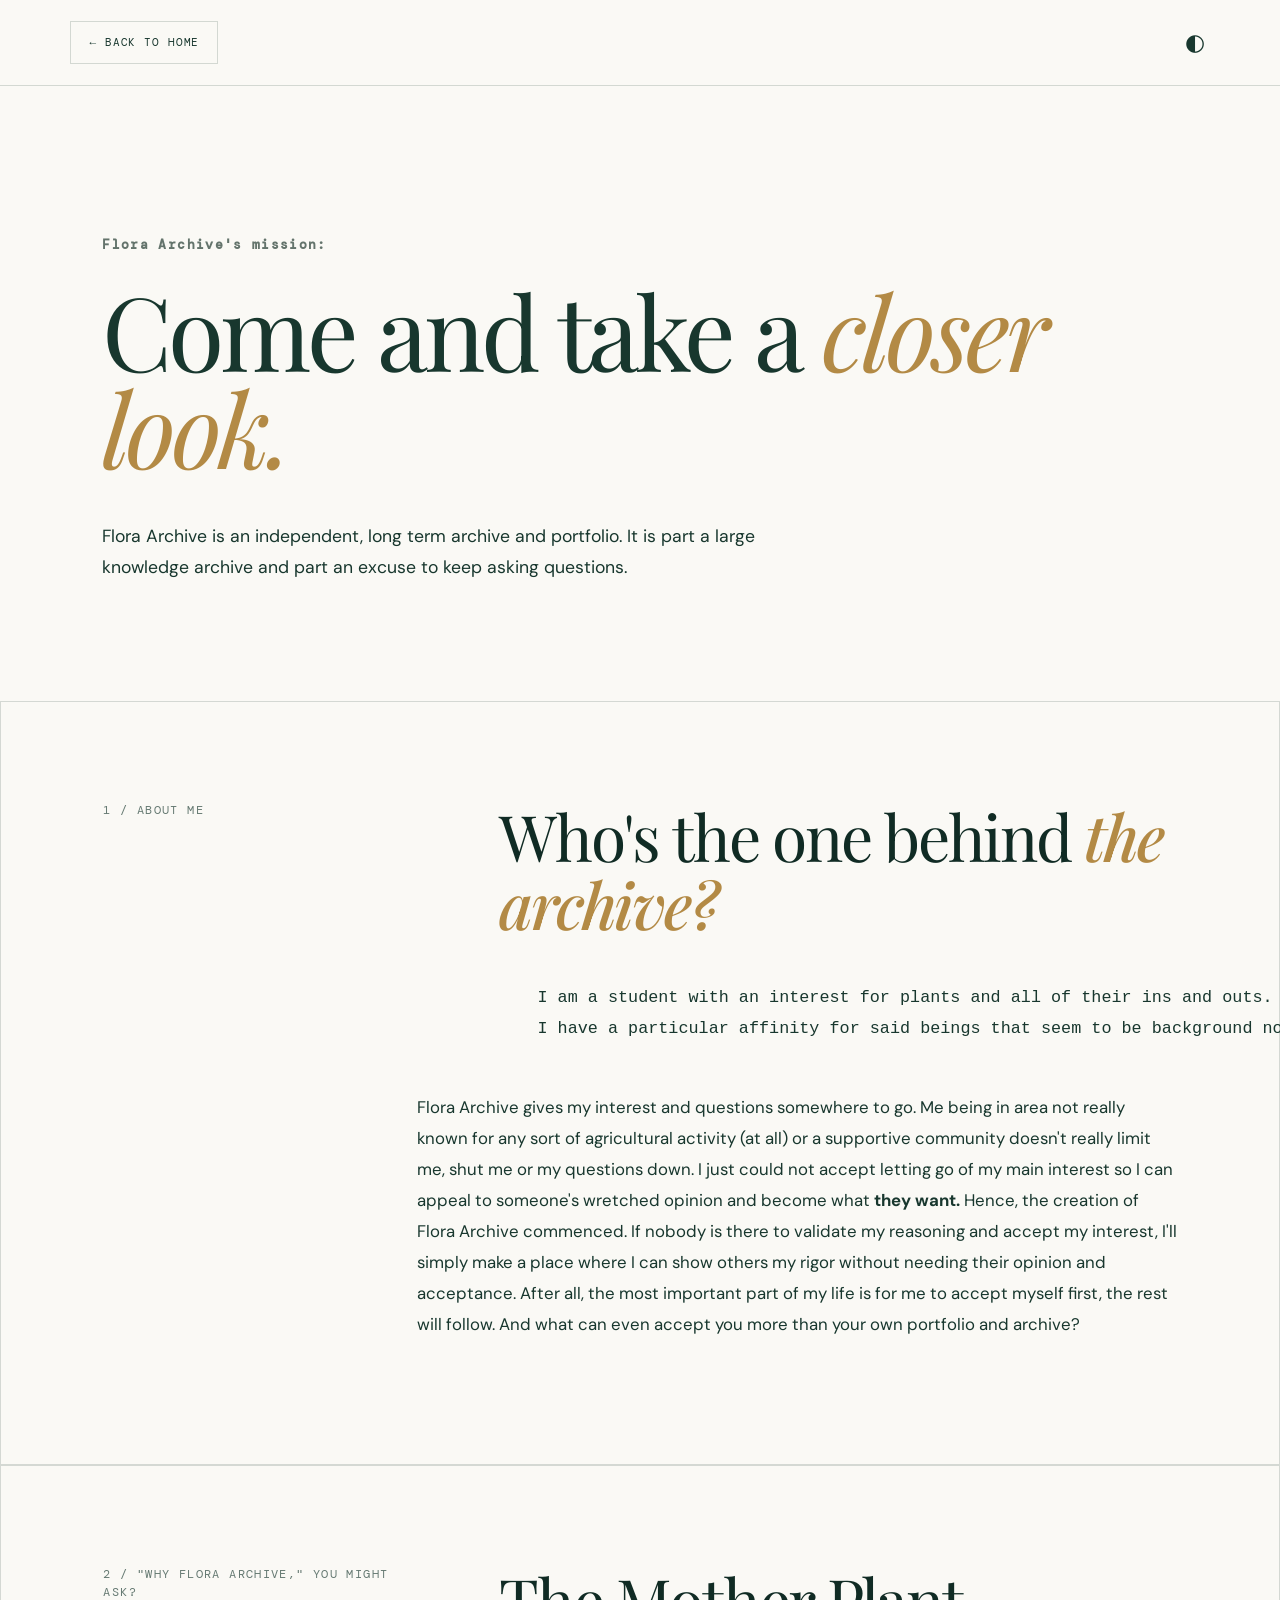
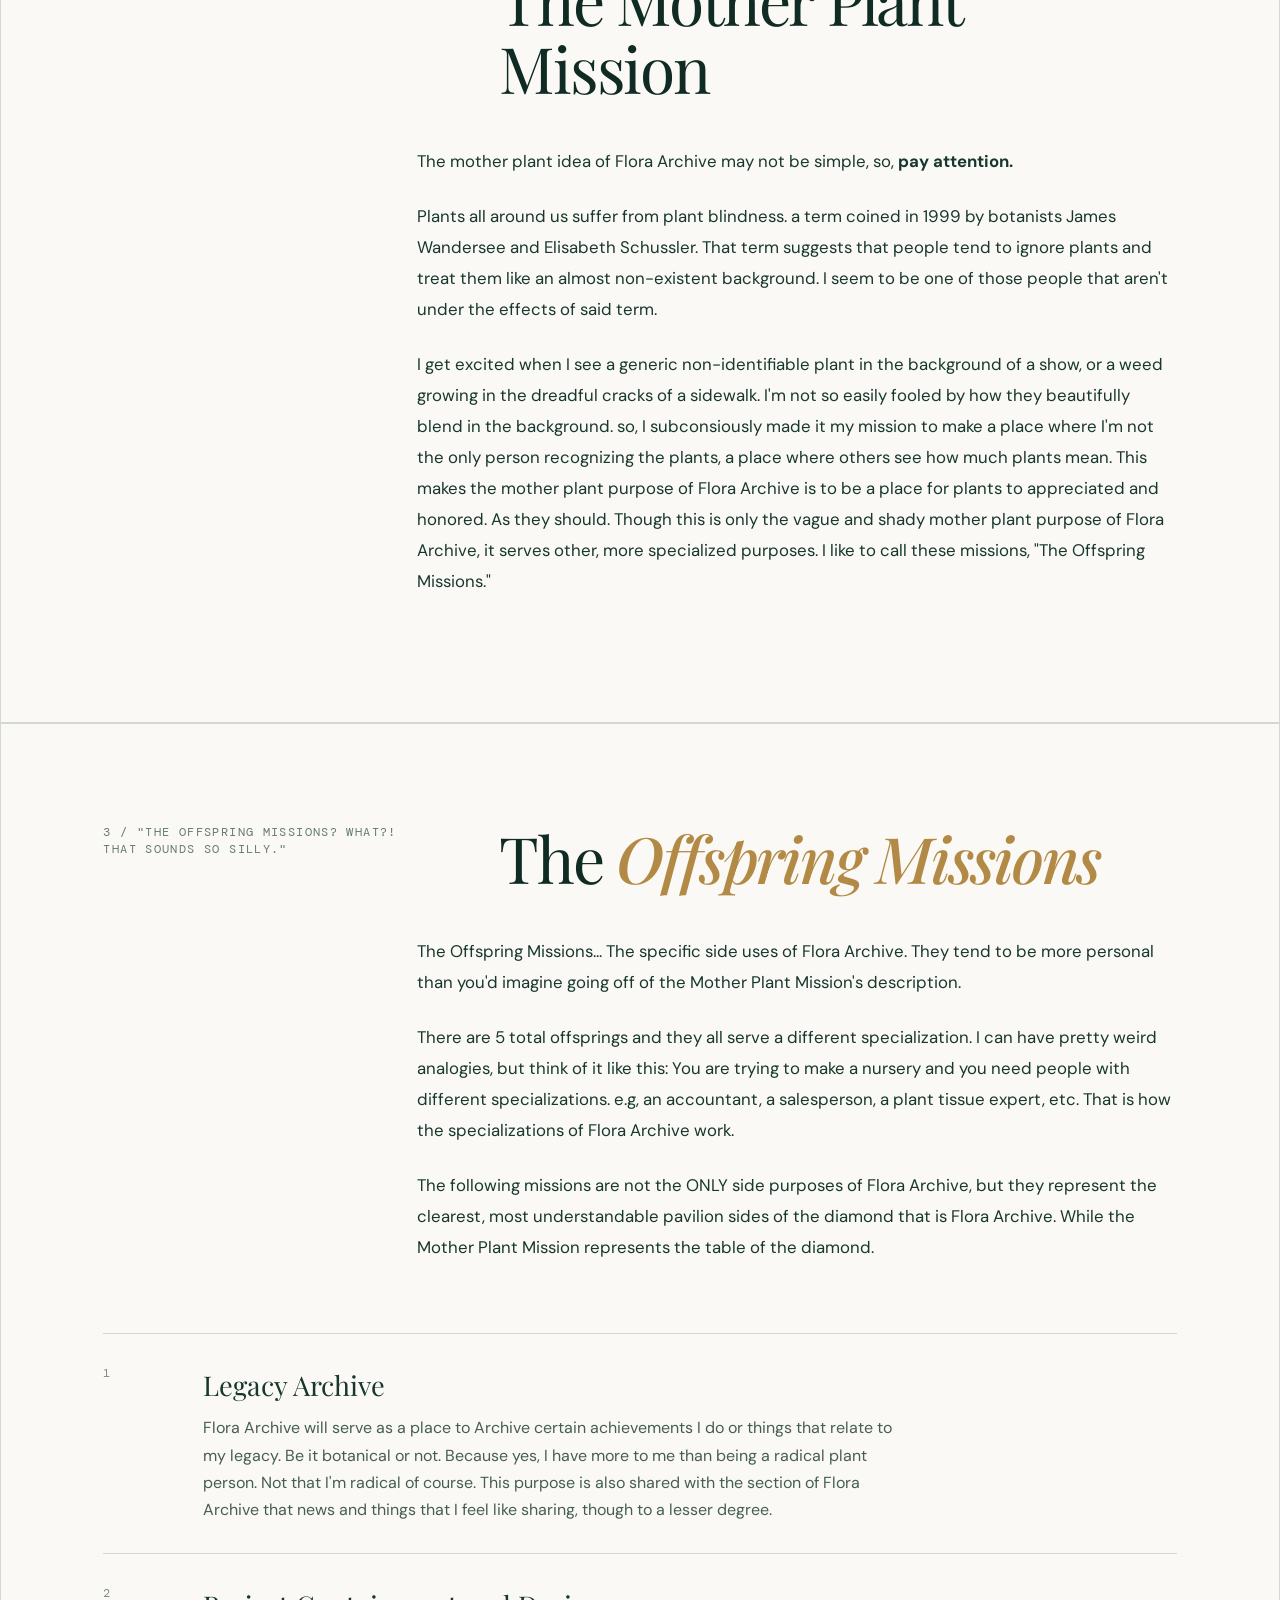
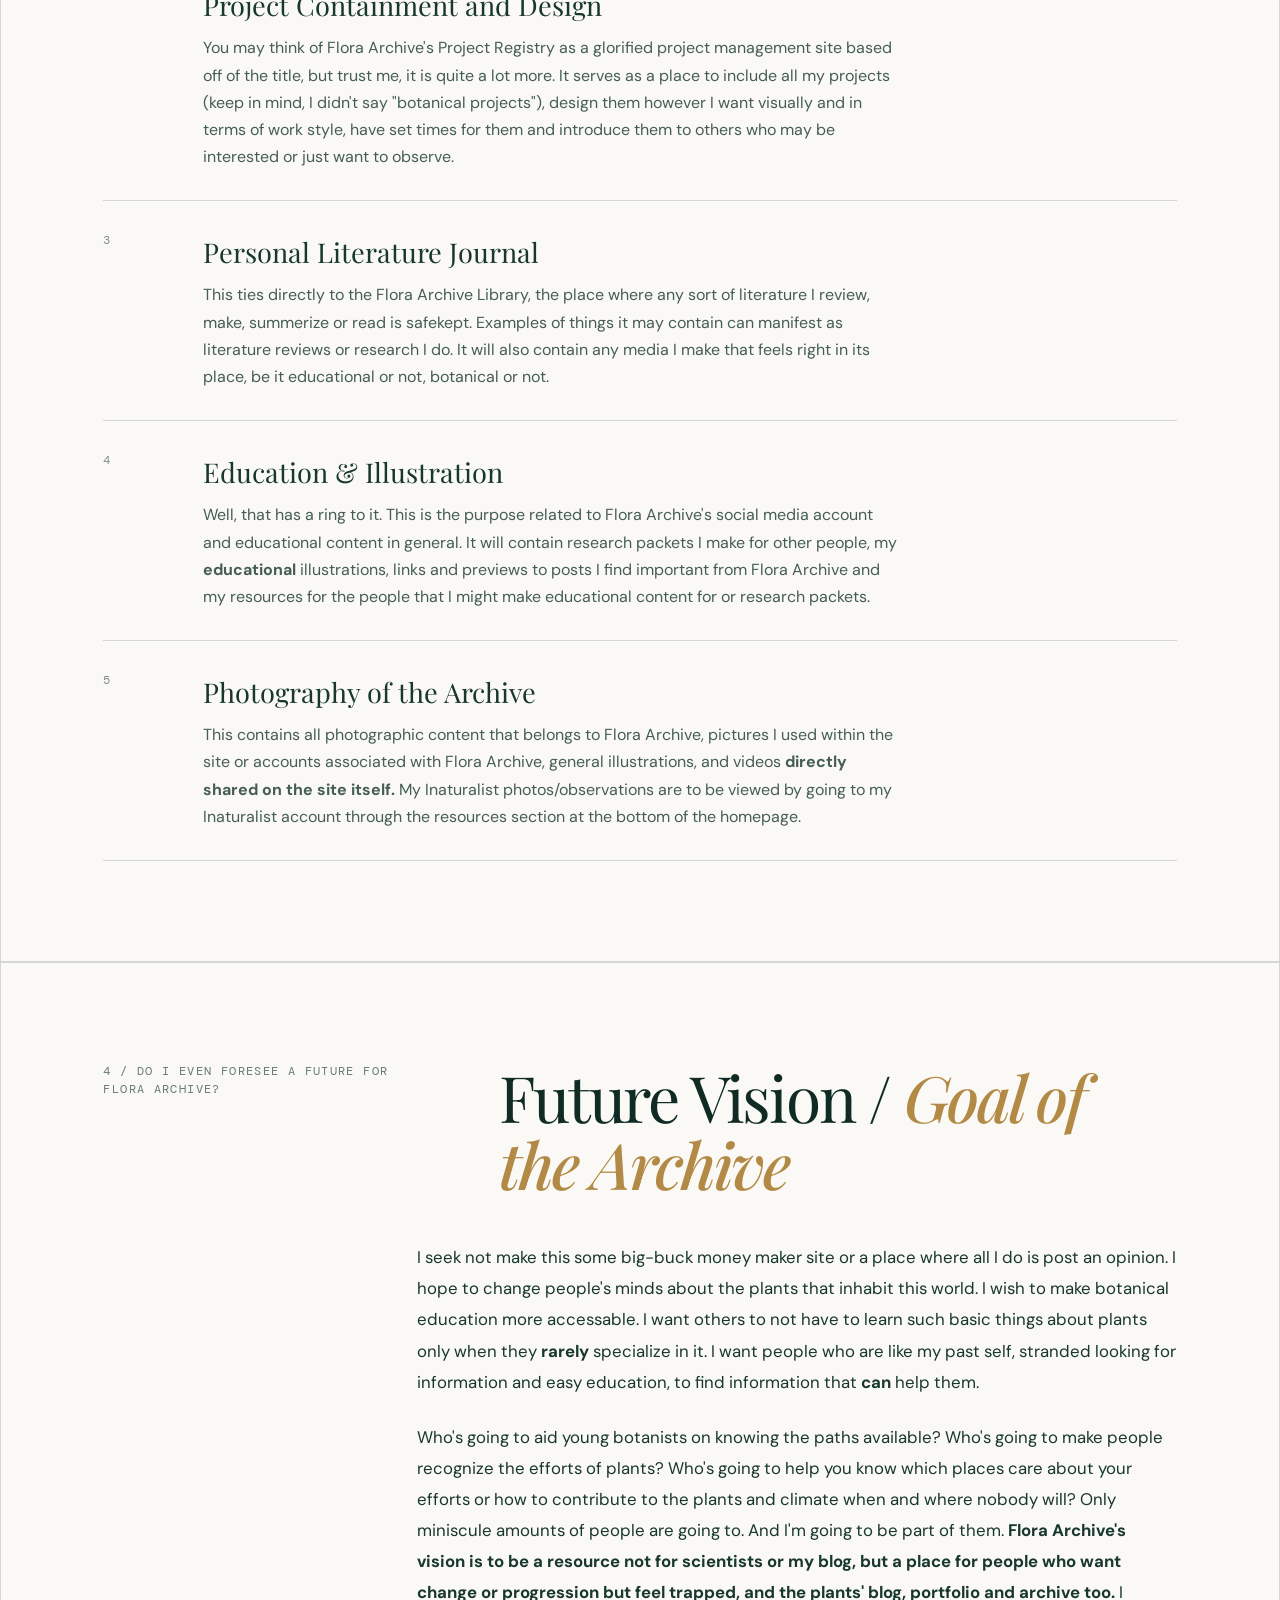
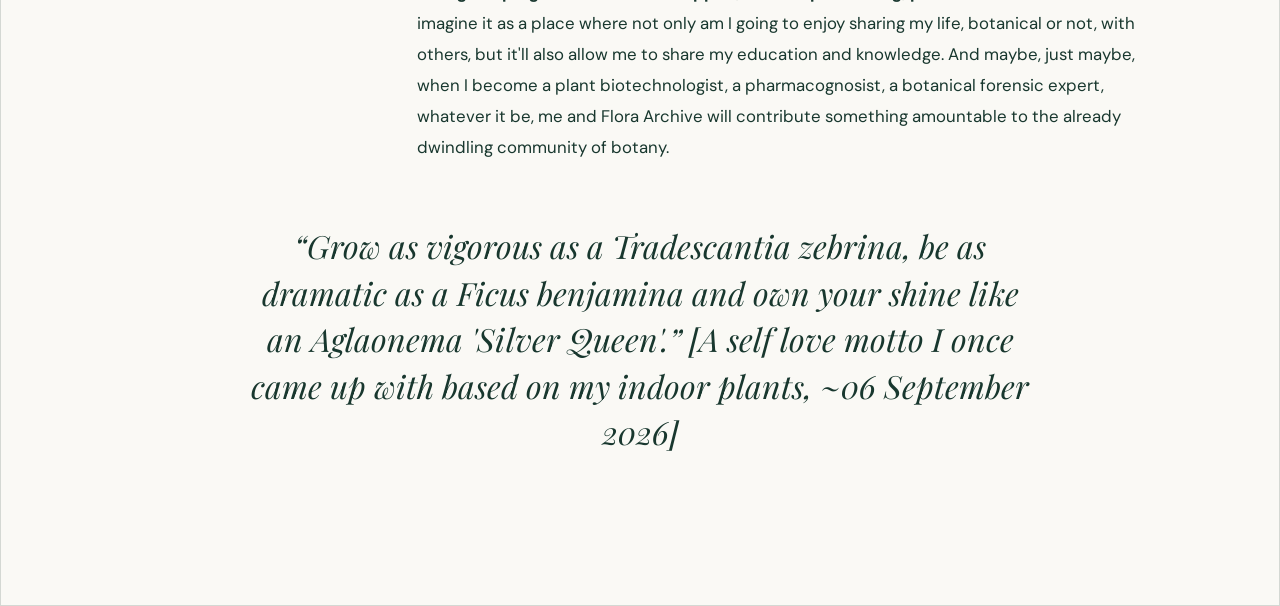
<file: mission.html>
<!DOCTYPE html>
<html lang="en">
<head>
  <!-- Google tag (gtag.js) -->
<script async src="https://www.googletagmanager.com/gtag/js?id=G-7X1T0SJ99L"></script>
<script>
  window.dataLayer = window.dataLayer || [];
  function gtag(){dataLayer.push(arguments);}
  gtag('js', new Date());

  gtag('config', 'G-7X1T0SJ99L');
</script>
  
  <meta charset="UTF-8">
  <meta name="viewport" content="width=device-width, initial-scale=1.0">

  <meta name="description" content="The mission behind Flora Archive. It is an independent archive and portfolio built around experimentation and containing my and the plants' knowledge.">

  <title>The Mission of Flora Archive</title>

  <link rel="icon" type="image/png" href="favicon.png">
  <link rel="apple-touch-icon" href="apple-touch-icon.png">
  <link rel="manifest" href="site.webmanifest">

  <link rel="preconnect" href="https://fonts.googleapis.com">
  <link rel="preconnect" href="https://fonts.gstatic.com" crossorigin>

  <link href="https://fonts.googleapis.com/css2?family=DM+Mono:wght@400;500&family=DM+Sans:wght@400;500;600&family=Playfair+Display:ital,wght@0,400;0,500;1,400;1,500&display=swap" rel="stylesheet">

  <link rel="stylesheet" href="styles.css">

  <style>


    .mission-hero {
      padding: 150px 8vw 100px;
      max-width: 1400px;
      margin: 0 auto;
    }

    .mission-hero .eyebrow {
      margin-bottom: 28px;
    }

    .mission-title {
      max-width: 950px;
      margin: 0;
      font-family: "Playfair Display", serif;
      font-size: clamp(3.5rem, 8vw, 8rem);
      font-weight: 400;
      line-height: 0.95;
      letter-spacing: -0.04em;
    }

    .mission-title em {
      font-weight: 400;
    }

    .mission-intro {
      max-width: 680px;
      margin-top: 45px;
      font-size: 1.1rem;
      line-height: 1.8;
    }

    .mission-section {
      padding: 100px 8vw;
    border:1px solid var(--line);
    }

    .mission-section-inner {
      max-width: 1200px;
      margin: 0 auto;
    }

    .mission-heading {
      display: grid;
      grid-template-columns: minmax(180px, 0.65fr) minmax(0, 1.35fr);
      gap: 70px;
      align-items: start;
    }

    .mission-label {
      font-family: "DM Mono", monospace;
      font-size: 0.72rem;
      letter-spacing: 0.12em;
      text-transform: uppercase;
      opacity: 0.65;
    }

    .mission-heading h2 {
      margin: 0;
      font-family: "Playfair Display", serif;
      font-size: clamp(2.4rem, 5vw, 4.8rem);
      font-weight: 400;
      line-height: 1.05;
      letter-spacing: -0.035em;
    }

    .mission-heading h2 em {
      font-style: italic;
    }

    .mission-copy {
      max-width: 760px;
      margin-left: auto;
      margin-top: 45px;
      font-size: 1.05rem;
      line-height: 1.85;
    }

    .mission-copy p {
      margin-bottom: 24px;
    }

    /* Toolkit */

    .toolkit-list {
      margin-top: 70px;
      border-top: 1px solid rgba(40, 67, 52, 0.18);
    }

    .toolkit-item {
      display: grid;
      grid-template-columns: 70px 1fr;
      gap: 30px;
      padding: 30px 0;
      border-bottom: 1px solid rgba(40, 67, 52, 0.18);
    }

    .toolkit-number {
      font-family: "DM Mono", monospace;
      font-size: 0.75rem;
      opacity: 0.55;
    }

    .toolkit-item h3 {
      margin: 0 0 8px;
      font-family: "Playfair Display", serif;
      font-size: 1.7rem;
      font-weight: 400;
    }

    .toolkit-item p {
      max-width: 700px;
      margin: 0;
      line-height: 1.7;
      opacity: 0.8;
    }

    /* Side missions */

    .side-missions {
      display: grid;
      grid-template-columns: repeat(3, 1fr);
      gap: 22px;
      margin-top: 70px;
    }

    .mission-card {
      padding: 35px;
      min-height: 260px;
      border: 1px solid rgba(40, 67, 52, 0.2);
      transition: transform 0.25s ease, border-color 0.25s ease;
    }

    .mission-card:hover {
      transform: translateY(-4px);
      border-color: rgba(40, 67, 52, 0.45);
    }

    .mission-card span {
      font-family: "DM Mono", monospace;
      font-size: 0.7rem;
      text-transform: uppercase;
      letter-spacing: 0.1em;
      opacity: 0.55;
    }

    .mission-card h3 {
      margin: 55px 0 15px;
      font-family: "Playfair Display", serif;
      font-size: 2rem;
      font-weight: 400;
    }

    .mission-card p {
      margin: 0;
      line-height: 1.7;
      opacity: 0.8;
    }

    /* Mini descriptions */

    .mini-list {
      margin-top: 70px;
      display: grid;
      grid-template-columns: repeat(2, 1fr);
      gap: 50px 70px;
    }

    .mini-item {
      border-top: 1px solid rgba(40, 67, 52, 0.18);
      padding-top: 22px;
    }

    .mini-label {
      display: block;
      margin-bottom: 12px;
      font-family: "DM Mono", monospace;
      font-size: 0.7rem;
      text-transform: uppercase;
      letter-spacing: 0.1em;
      opacity: 0.55;
    }

    .mini-item h3 {
      margin: 0 0 12px;
      font-family: "Playfair Display", serif;
      font-size: 1.8rem;
      font-weight: 400;
    }

    .mini-item p {
      margin: 0;
      line-height: 1.7;
      opacity: 0.8;
    }

   

    .outlook {
      padding-bottom: 150px;
    }

    .outlook-box {
      margin-top: 70px;
      padding: 60px;
      background: rgba(40, 67, 52, 0.06);
      border-left: 3px solid currentColor;
    }

    .outlook-box p {
      max-width: 850px;
      margin: 0;
      font-family: "Playfair Display", serif;
      font-size: clamp(1.8rem, 3vw, 3rem);
      line-height: 1.3;
    }

    .mission-closing {
      max-width: 800px;
      margin: 60px auto 0;
      text-align: center;
      font-family: "Playfair Display", serif;
      font-size: clamp(1.5rem, 2.5vw, 2.3rem);
      font-style: italic;
      line-height: 1.45;
    }


    @media (max-width: 800px) {

      .mission-hero {
        padding: 110px 7vw 80px;
      }

      .mission-section {
        padding: 75px 7vw;
      }

      .mission-heading {
        grid-template-columns: 1fr;
        gap: 25px;
      }

      .mission-copy {
        margin-left: 0;
      }

      .side-missions {
        grid-template-columns: 1fr;
      }

      .mini-list {
        grid-template-columns: 1fr;
        gap: 40px;
      }

      .outlook-box {
        padding: 35px 25px;
      }

      .toolkit-item {
        grid-template-columns: 45px 1fr;
        gap: 15px;
      }
    }
    .mission-header {
  justify-content: space-between;
}

.mission-home-button {
  display: inline-flex;
  align-items: center;
  gap: 10px;
  padding: 12px 18px;
  border: 1px solid var(--line);
  font-family: "DM Mono", monospace;
  font-size: 11px;
  letter-spacing: 0.08em;
  text-transform: uppercase;
  transition: background 0.2s ease, color 0.2s ease, transform 0.2s ease;
}

.mission-home-button:hover {
  background: var(--deep);
  color: var(--paper);
  transform: translateY(-2px);
}

.mission-theme-toggle {
  border: 0;
  background: none;
  color: var(--ink);
  cursor: pointer;
  font-size: 23px;
  width: 30px;
  padding: 0;
}
   

body.dark .mission-title,
body.dark .mission-heading h2,
body.dark .mission-copy,
body.dark .mission-intro,
body.dark .toolkit-item h3,
body.dark .mission-card h3,
body.dark .mini-item h3,
body.dark .mission-closing {
  color: var(--ink);
}

body.dark .mission-title em,
body.dark .mission-heading h2 em {
  color: var(--gold);
}

body.dark .mission-copy,
body.dark .toolkit-item p,
body.dark .mission-card p,
body.dark .mini-item p {
  color: var(--muted);
}

body.dark .mission-section {
  border-color: var(--line);
}

body.dark .toolkit-list,
body.dark .toolkit-item,
body.dark .mini-item {
  border-color: var(--line);
}

body.dark .outlook-box {
  background: rgba(113, 138, 120, 0.09);
}

body.dark .mission-home-button {
  color: var(--ink);
  border-color: var(--line);
}

body.dark .mission-home-button:hover {
  background: var(--gold);
  color: var(--deep);
}
  </style>
</head>

<body>


  <header class="site-header mission-header">
  <a href="index.html" class="mission-home-button">
    ← Back to home
  </a>

  <button class="theme-toggle mission-theme-toggle" type="button" aria-label="Toggle theme">
    ◐
  </button>
</header>


 

  <main>

    <section class="mission-hero">

      <p class="eyebrow">
        <span></span>
        Flora Archive's mission:
      </p>

      <h1 class="mission-title">
        Come and take a 
        <em>closer look.</em>
      </h1>

      <p class="mission-intro">
        Flora Archive is an independent, long term archive and portfolio. 
        It is part a large knowledge archive and part an excuse to keep asking questions.
      </p>

    </section>


  

    <section class="mission-section">

      <div class="mission-section-inner">

        <div class="mission-heading">

          <span class="mission-label">
            1 / About me
          </span>

          <h2>
            Who's the one behind
            <em>the archive?</em>
          </h2>

        </div>

        <div class="mission-copy">

          <pre>
            I am a student with an interest for plants and all of their ins and outs. 
            I have a particular affinity for said beings that seem to be background noise for others.
          </pre>

          <p>
            Flora Archive gives my interest and questions somewhere to go.
            Me being in area not really known for any sort of agricultural activity (at all) or a supportive community doesn't really limit me, shut me or my questions down.
            I just could not accept letting go of my main interest so I can appeal to someone's wretched opinion and become what <strong>they want.</strong>
            Hence, the creation of Flora Archive commenced. If nobody is there to validate my reasoning and accept my interest, I'll simply make a place where I can show others my rigor without needing their opinion and acceptance. 
            After all, the most important part of my life is for me to accept myself first, the rest will follow. And what can even accept you more than your own portfolio and archive?
          </p>

        </div>

      </div>

    </section>


  

    <section class="mission-section">

      <div class="mission-section-inner">

        <div class="mission-heading">

          <span class="mission-label">
            2 / "Why Flora Archive," you might ask?
          </span>

          <h2>
            The Mother Plant Mission
          </h2>

        </div>

        <div class="mission-copy">

          <p>
            The mother plant idea of Flora Archive may not be simple, so, 
            <strong>pay attention.</strong>
          </p>

          <p>
           Plants all around us suffer from plant blindness. a term coined in 1999 by botanists James Wandersee and Elisabeth Schussler.
            That term suggests that people tend to ignore plants and treat them like an almost non-existent background. I seem to be one of those people that aren't under the effects of said term.
          </p>

          <p>
            I get excited when I see a generic non-identifiable plant in the background of a show, or a weed growing in the dreadful cracks of a sidewalk. I'm not so easily fooled by how they beautifully blend in the background. 
            so, I subconsiously made it my mission to make a place where I'm not the only person recognizing the plants, a place where others see how much plants mean. This makes the mother plant purpose of Flora Archive is to be a place for plants to appreciated and honored. As they should.
            Though this is only the vague and shady mother plant purpose of Flora Archive, it serves other, more specialized purposes. I like to call these missions, "The Offspring Missions."
          </p>

        </div>

      </div>

    </section>


  
    <section class="mission-section">

      <div class="mission-section-inner">

        <div class="mission-heading">

          <span class="mission-label">
            3 / "The Offspring Missions? What?! That sounds so silly."
          </span>

          <h2>
            The 
            <em>Offspring Missions</em>
          </h2>

        </div>

         <div class="mission-copy">

          <p>
            The Offspring Missions... The specific side uses of Flora Archive. They tend to be more personal than you'd imagine going off of the Mother Plant Mission's description.
        
          </p>

          <p>
          There are 5 total offsprings and they all serve a different specialization. I can have pretty weird analogies, but think of it like this: You are trying to make a nursery and you need people with different specializations. e.g, an accountant, a salesperson, a plant tissue expert, etc. That is how the specializations of Flora Archive work.
          </p>

          <p>
            The following missions are not the ONLY side purposes of Flora Archive, but they represent the clearest, most understandable pavilion sides of the diamond that is Flora Archive. While the Mother Plant Mission represents the table of the diamond.
          </p>

        </div>
        
        <div class="toolkit-list">

          <div class="toolkit-item">
            <span class="toolkit-number">1</span>
            <div>
              <h3>Legacy Archive</h3>
              <p>
                Flora Archive will serve as a place to Archive certain achievements I do or things that relate to my legacy. Be it botanical or not. Because yes, I have more to me than being a radical plant person. Not that I'm radical of course.
                This purpose is also shared with the section of Flora Archive that news and things that I feel like sharing, though to a lesser degree.
              </p>
            </div>
          </div>

          <div class="toolkit-item">
            <span class="toolkit-number">2</span>
            <div>
              <h3>Project Containment and Design</h3>
              <p>
                You may think of Flora Archive's Project Registry as a glorified project management site based off of the title, but trust me, it is quite a lot more.
                It serves as a place to include all my projects (keep in mind, I didn't say "botanical projects"), design them however I want visually and in terms of work style, have set times for them and introduce them to others who may be interested or just want to observe.
                
              </p>
            </div>
          </div>

          <div class="toolkit-item">
            <span class="toolkit-number">3</span>
            <div>
              <h3>Personal Literature Journal</h3>
              <p>
                This ties directly to the Flora Archive Library, the place where any sort of literature I review, make, summerize or read is safekept. 
                Examples of things it may contain can manifest as literature reviews or research I do. It will also contain any media I make that feels right in its place, be it educational or not, botanical or not.
              </p>
            </div>
          </div>

          <div class="toolkit-item">
            <span class="toolkit-number">4</span>
            <div>
              <h3>Education & Illustration</h3>
              <p>
               Well, that has a ring to it. This is the purpose related to Flora Archive's social media account and educational content in general. 
                It will contain research packets I make for other people, my <strong>educational</strong> illustrations, links and previews to posts I find important from Flora Archive and my resources for the people that I might make educational content for or research packets.
              </p>
            </div>
          </div>

          <div class="toolkit-item">
            <span class="toolkit-number">5</span>
            <div>
              <h3>Photography of the Archive</h3>
              <p>
               This contains all photographic content that belongs to Flora Archive, pictures I used within the site or accounts associated with Flora Archive, general illustrations, and videos <strong>directly shared on the site itself.</strong>
                My Inaturalist photos/observations are to be viewed by going to my Inaturalist account through the resources section at the bottom of the homepage.
              </p>
            </div>
          </div>

        </div>

      </div>

    </section>


    <section class="mission-section outlook">

      <div class="mission-section-inner">

        <div class="mission-heading">

          <span class="mission-label">
            4 / Do I even foresee a future for Flora Archive?
          </span>

          <h2>
            Future Vision /
            <em>Goal of the Archive</em>
          </h2>

        </div>

        <div class="mission-copy">

          <p>
            I seek not make this some big-buck money maker site or a place where all I do is post an opinion. 
            I hope to change people's minds about the plants that inhabit this world. 
            I wish to make botanical education more accessable. 
            I want others to not have to learn such basic things about plants only when they <strong>rarely</strong> specialize in it. 
            I want people who are like my past self, stranded looking for information and easy education, to find information that <strong>can</strong> help them. 
          </p>

          <p>
            Who's going to aid young botanists on knowing the paths available?
            Who's going to make people recognize the efforts of plants? 
            Who's going to help you know which places care about your efforts or how to contribute to the plants and climate when and where nobody will?
            Only miniscule amounts of people are going to. And I'm going to be part of them.
            <strong>Flora Archive's vision is to be a resource not for scientists or my blog, but a place for people who want change or progression but feel trapped, and the plants' blog, portfolio and archive too.</strong>
            I imagine it as a place where not only am I going to enjoy sharing my life, botanical or not, with others, but it'll also allow me to share my education and knowledge.
            And maybe, just maybe, when I become a plant biotechnologist, a pharmacognosist, a botanical forensic expert, whatever it be, me and Flora Archive will contribute something amountable to the already dwindling community of botany.
          </p>

        </div>

        <p class="mission-closing">
          “Grow as vigorous as a <em>Tradescantia zebrina</em>, be as dramatic as a <em>Ficus benjamina</em> and own your shine like an <em>Aglaonema</em> 'Silver Queen'.” [A self love motto I once came up with based on my indoor plants, ~06 September 2026]
        </p>

      </div>

    </section>

  </main>


 

 
  <script>
    const themeToggle = document.querySelector(".theme-toggle");
    
    if (localStorage.getItem("flora-theme") === "dark") {
      document.body.classList.add("dark");
    }

    themeToggle?.addEventListener("click", () => {
      document.body.classList.toggle("dark");

      localStorage.setItem(
        "flora-theme",
        document.body.classList.contains("dark") ? "dark" : "light"
      );
    });


  </script>

</body>
</html>
</file>
<file: styles.css>
:root{--ink:#18372e;--deep:#102b24;--sage:#dbe4d6;--sage2:#aab9a4;--cream:#f5f2ea;--paper:#faf9f5;--gold:#b38a45;--line:rgba(24,55,46,.17);--muted:#64746c;--serif:'Playfair Display',serif;--sans:'DM Sans',sans-serif;--mono:'DM Mono',monospace}*{box-sizing:border-box}html{scroll-behavior:smooth}body{margin:0;background:var(--paper);color:var(--ink);font-family:var(--sans);font-size:16px;line-height:1.55}.grain{position:fixed;inset:0;opacity:.045;pointer-events:none;z-index:20;background-image:url("data:image/svg+xml,%3Csvg viewBox='0 0 180 180' xmlns='http://www.w3.org/2000/svg'%3E%3Cfilter id='n'%3E%3CfeTurbulence type='fractalNoise' baseFrequency='.9' numOctaves='4' stitchTiles='stitch'/%3E%3C/filter%3E%3Crect width='100%25' height='100%25' filter='url(%23n)' opacity='.8'/%3E%3C/svg%3E")}a{color:inherit;text-decoration:none}.skip-link{position:absolute;left:-9999px}.skip-link:focus{left:1rem;top:1rem;z-index:100;background:white;padding:1rem}.site-header{height:86px;display:flex;align-items:center;justify-content:space-between;padding:0 5.5vw;border-bottom:1px solid var(--line);position:sticky;
top:0;z-index:1000;

  background:rgba(250,249,245,.92);
  backdrop-filter:blur(12px);
  -webkit-backdrop-filter:blur(12px)}.wordmark{font-size:12px;line-height:.9;letter-spacing:2px;font-weight:600}.wordmark i{font-family:var(--serif);font-size:18px;font-weight:500;letter-spacing:1px}.mark{color:var(--gold);font-size:12px}.nav-links{display:flex;gap:28px;align-items:center;font-size:13px}.nav-links>a{padding:33px 0;position:relative}.nav-links>a.active:after{content:'';position:absolute;left:0;right:0;bottom:25px;height:1px;background:var(--ink)}.nav-more{
  border:0;
  background:none;
  color:var(--ink);
  font:inherit;
  cursor:pointer;
  padding:33px 0;
  position:relative;
  transition:color .2s ease;
}

.nav-more:hover{
  color:var(--gold);
}

.nav-more span{
  color:var(--gold);
  font-size:18px;
  display:inline-block;
  margin-left:3px;
  transition:transform .2s ease;
}

.nav-more[aria-expanded="true"] span{
  transform:rotate(180deg);
}.nav-more span{color:var(--gold);font-size:18px}.more-menu{
  display:grid;
  position:absolute;
  top:calc(100% + 10px);
  right:auto;
  left:50%;
  transform:translateX(-50%) translateY(-6px);
  width:210px;
  padding:8px;
  background:var(--paper);
  border:1px solid var(--line);
  box-shadow:0 14px 35px rgba(16,43,36,.12);
  opacity:0;
  visibility:hidden;
  pointer-events:none;
  transition:
    opacity .2s ease,
    transform .2s ease,
    visibility .2s ease;
  z-index:30;
}

.more-menu.open{
  opacity:1;
  visibility:visible;
  pointer-events:auto;
  transform:translateX(-50%) translateY(0);
}

.more-menu a{
  display:block;
  padding:11px 13px;
  font-size:12px;
  color:var(--ink);
  border-bottom:1px solid var(--line);
  transition:
    background .2s ease,
    color .2s ease,
    padding-left .2s ease;
}

.more-menu a:last-child{
  border-bottom:0;
}

.more-menu a:hover{
  background:var(--sage);
  color:var(--deep);
  padding-left:17px;
}.header-actions{display:flex;gap:10px}.icon-btn{font-size:23px;width:30px}.menu-btn{display:none;font-size:20px}.section-pad{padding:112px 8vw}.hero{min-height:calc(100vh - 86px);display:grid;grid-template-columns:1.05fr .95fr;align-items:center;padding:5.5vw 8vw 4vw;position:relative;gap:3vw}.eyebrow,.meta{font:10px var(--mono);letter-spacing:1.25px;color:var(--muted);margin:0 0 20px}.eyebrow span{display:inline-block;width:24px;height:1px;background:var(--gold);vertical-align:middle;margin:0 9px 3px 0}.hero h1,h2{font:500 clamp(41px,5.1vw,78px)/1.04 var(--serif);letter-spacing:-2.5px;margin:0;color:var(--deep)}h1 em,h2 em{color:var(--gold);font-weight:500}.hero-text{max-width:450px;margin:26px 0 33px;color:var(--muted);font-size:16px}.hero-actions{display:flex;align-items:center;gap:26px}.button{display:inline-flex;align-items:center;gap:30px;padding:14px 18px 14px 20px;font-size:12px;letter-spacing:.2px;border:1px solid transparent;transition:.25s}.button span{font-size:19px;line-height:10px}.primary{background:var(--deep);color:#fff}.primary:hover{
  transform:translateY(-2px);
  background:var(--gold);
}.text-link{font-size:13px;cursor:pointer;border:0;background:none;padding:0}.text-link span{font-size:20px;color:var(--gold);padding-left:5px}.hero-image{height:min(68vh,620px);position:relative}.hero-image img{height:100%;width:100%;object-fit:cover;filter:saturate(.72)}.image-caption{position:absolute;bottom:-30px;left:-45px;padding:17px 20px;background:var(--cream);font-size:10px;letter-spacing:1px}.image-caption i{font:italic 13px var(--serif);display:block;letter-spacing:0;margin-top:4px}.hero-stamp{position:absolute;right:-23px;top:28px;width:94px;height:94px;background:var(--sage);border-radius:50%;display:flex;align-items:center;justify-content:center;flex-direction:column;text-align:center;transform:rotate(10deg)}.hero-stamp span{font:25px var(--serif)}.hero-stamp small{font:8px var(--mono);line-height:1.25}.scroll-cue{position:absolute;bottom:20px;left:8vw;font:10px var(--mono);letter-spacing:1px;color:var(--muted)}.scroll-cue span{display:inline-block;height:32px;width:1px;background:var(--gold);vertical-align:middle;margin-right:8px}.intro{background:var(--sage)}.intro-grid{display:grid;grid-template-columns:1.2fr .8fr;gap:8vw;align-items:end}.intro h2,.section-heading h2,.notes h2{font-size:clamp(37px,4vw,58px)}.intro p{font-size:17px;color:var(--muted);max-width:430px;margin:0 0 27px}.section-heading{display:flex;align-items:end;justify-content:space-between;margin-bottom:46px}.journal{background:var(--paper)}.journal-grid{display:grid;grid-template-columns:1.08fr .92fr;gap:5vw}.card{
  background:var(--paper)
}.feature-entry img{height:350px;width:100%;object-fit:cover;filter:saturate(.7)}.entry-content{padding:28px 30px 25px}.entry-content h3,.list-entry h3,.project-card h3,.notes h3{font:500 25px/1.2 var(--serif);margin:0 0 11px;letter-spacing:-.5px}.entry-content>p:not(.meta){margin:0 0 19px;color:var(--muted);font-size:14px}.tag-row{display:flex;gap:7px;flex-wrap:wrap}.tag-row span{font:10px var(--mono);padding:5px 8px;border:1px solid var(--line);color:var(--muted)}.entry-list{border-top:1px solid var(--line)}.list-entry{padding:23px 42px 24px 0;border-bottom:1px solid var(--line);position:relative}.list-entry .meta{margin-bottom:9px}.list-entry h3{font-size:21px}.list-entry>p:not(.meta){font-size:13px;color:var(--muted);margin:0}.list-entry a{position:absolute;right:4px;top:40%;font-size:21px;color:var(--gold)}.species{background:var(--deep);padding:0;display:grid;grid-template-columns:1fr 1fr;color:#e6eadf}.species-photo{
  height:630px;
  position:relative;
  overflow:hidden;
  padding:28px 28px 0;
  box-sizing:border-box;
}

.species-photo img{
  display:block;
  width:100%;
  height:100%;
  object-fit:cover;
  border:8px solid var(--sage2);
  box-sizing:border-box;
}
}.vertical-label{position:absolute;left:34px;bottom:30px;color:#fff;font:10px var(--mono);letter-spacing:2px;writing-mode:vertical-rl}.species-copy{padding:8vw 9vw}.species-copy h2{color:#f4f2ea;font-size:clamp(40px,4.5vw,65px)}.species-copy p:not(.eyebrow):not(.micro){color:#b6c5b8;max-width:430px;margin:25px 0 30px}.species-search{display:flex;border-bottom:1px solid #6e8478;max-width:430px}.species-search input{border:0;background:none;padding:14px 0;color:white;font:13px var(--sans);width:100%;outline:0}.species-search input::placeholder{color:#a8b7aa}.species-search button{border:0;background:none;color:var(--gold);font-size:22px;cursor:pointer}.micro{font-size:11px!important;color:#b6c5b8}.micro a{text-decoration:underline;text-underline-offset:3px}.projects{
  background:var(--cream)
}.project-grid{display:grid;grid-template-columns:repeat(3,1fr);gap:26px}.project-card{background:transparent}.project-card.offset{margin-top:52px}.project-card img{width:100%;height:340px;object-fit:cover;filter:saturate(.65)}.project-card div{padding:17px 3px}.project-card .meta{margin-bottom:10px}.project-card h3{font-size:25px}.project-card p:last-child{font-size:13px;color:var(--muted);margin:0}.map-section{display:grid;grid-template-columns:.82fr 1.18fr;align-items:center;gap:5vw}.map-copy h2{font-size:clamp(38px,4.5vw,62px)}.map-copy>p:not(.eyebrow){color:var(--muted);max-width:350px;margin:22px 0 27px}.dark{background:var(--deep);color:white}.map-art{height:420px;background:#d9e3d4;position:relative;overflow:hidden}.map-art svg{position:absolute;width:100%;height:100%;fill:none;stroke:#7c927c;stroke-width:1.3;opacity:.75}.pin{position:absolute;color:var(--gold);font-size:21px;text-shadow:0 1px #fff}.p1{top:34%;left:32%}.p2{top:47%;left:58%}.p3{top:65%;left:48%}.map-note{position:absolute;bottom:24px;right:25px;font:10px/1.55 var(--mono);letter-spacing:1px;color:#536c59}.notes{background:var(--sage)}.notes-top{display:grid;grid-template-columns:1.1fr .9fr;align-items:end;margin-bottom:46px}.notes-top .eyebrow,.notes-top h2{grid-column:1}.notes-top>p:last-child{grid-column:2;grid-row:1/3;color:var(--muted);max-width:290px}.notes-grid{display:grid;grid-template-columns:repeat(3,1fr);border-top:1px solid #9daf9f}.notes-grid article{padding:25px 30px 25px 0;border-right:1px solid #9daf9f;min-height:220px}.notes-grid article+article{padding-left:30px}.notes-grid article:last-child{border:0}.notes-grid span{font:25px var(--serif);color:var(--gold)}.notes-grid .meta{margin:25px 0 10px;color:#516b59}.notes-grid h3{font-size:23px}.notes-grid a{font-size:12px;text-decoration:underline;text-underline-offset:4px}.gallery{padding-bottom:100px}.gallery-grid{display:grid;grid-template-columns:1.15fr .9fr .9fr 1.15fr;gap:12px}.gallery-grid img{width:100%;height:310px;object-fit:cover;filter:saturate(.67);cursor:pointer;transition:.3s}.gallery-grid img:hover{filter:saturate(1);transform:translateY(-4px)}.gallery-grid img:nth-child(2),.gallery-grid img:nth-child(3){margin-top:48px}.newsletter{text-align:center;background:var(--deep);color:#fff;padding:100px 20px}.newsletter .eyebrow{color:#b6c5b8}.newsletter h2{color:#f4f2ea;font-size:clamp(37px,4.5vw,63px)}.newsletter form{display:flex;max-width:490px;margin:34px auto 12px;border-bottom:1px solid #7d9083}.newsletter input{flex:1;background:none;border:0;color:white;padding:15px 2px;font:13px var(--sans);outline:0}.newsletter input::placeholder{color:#aec0b1}.newsletter .button{margin-bottom:-1px}.form-note{font-size:11px;color:#b6c5b8;margin:0}footer{
  padding:64px 8vw 28px;
  display:grid;
  grid-template-columns:2fr 1fr;
  gap:40px 8vw;
  background:#0c211b;
  color:#d4ddd0;
}

footer .footer-brand p{
  font-size:12px;
  color:#99aa9e;
  margin-top:20px;
  max-width:360px;
}

footer .meta{
  color:#91a397;
  margin-bottom:15px;
}

footer .footer-connect a,
footer .footer-contact{
  display:block;
  font-size:12px;
  margin:8px 0;
  color:#c2cec2;
}

footer .footer-connect a:hover{
  color:var(--gold);
}

.footer-bottom{
  grid-column:1 / -1;
  padding-top:24px;
  border-top:1px solid rgba(212,221,208,.15);
  font:10px/1.7 var(--mono);
  color:#85998c;
}.modal-close{position:absolute;right:5vw;top:30px;background:none;border:0;color:#fff;font-size:34px;cursor:pointer}.lightbox img{max-height:85vh;max-width:90vw;object-fit:contain}.reveal{animation:rise .8s ease both}@keyframes rise{from{opacity:0;transform:translateY(22px)}to{opacity:1;transform:none}}.sr-only{position:absolute;left:-9999px}
body.dark{--ink:#dce7da;--deep:#091a15;--sage:#233d33;--sage2:#637b6b;--cream:#162720;--paper:#102019;--gold:#c5a663;--line:rgba(220,231,218,.15);--muted:#a5b7aa}body.dark .site-header{
  background:rgba(16,32,25,.92);
}body.dark .card{background:#172b23}body.dark .projects{background:#172b23}body.dark .project-card img{opacity:.8}body.dark .map-art{background:#284638}body.dark .notes{background:#233d33}body.dark .intro p,body.dark .notes-top>p:last-child{color:#c1d0c1}body.dark .notes-grid{border-color:#526d5c}body.dark .notes-grid article{border-color:#526d5c}body.dark .species-copy{background:#091a15}
.research-library{
  display:grid;
  grid-template-columns:.82fr 1.18fr;
  align-items:center;
  gap:5vw;
}

.research-library{
  display:grid;
  grid-template-columns:.82fr 1.18fr;
  align-items:center;
  gap:5vw;
}

.menu-label{
  font:9px var(--mono);
  letter-spacing:1.3px;
  text-transform:uppercase;
  color:var(--muted);
  padding:7px 13px 9px;
  margin:0;
}

.library-copy h2{
  font-size:clamp(38px,4.5vw,62px);
}

.library-copy>p:not(.eyebrow){
  color:var(--muted);
  max-width:350px;
  margin:22px 0 27px;
}

.library-preview{
  min-height:420px;
  padding:38px;
  background:var(--sage);
  border:1px solid var(--line);
}

.library-label{
  font:10px var(--mono);
  letter-spacing:1.2px;
  color:var(--muted);
  margin:0 0 28px;
}

.library-feature{
  padding-bottom:25px;
  border-bottom:1px solid var(--line);
}

.library-feature .meta,
.library-list .meta{
  margin-bottom:10px;
}

.library-feature h3{
  font:500 30px/1.12 var(--serif);
  margin:0 0 13px;
  letter-spacing:-.6px;
}

.library-feature>p:not(.meta):not(.library-status){
  color:#465c50;
  font-size:14px;
  margin:0 0 17px;
  max-width:520px;
}

.library-status,
.library-list span{
  font:10px var(--mono);
  letter-spacing:.7px;
  color:var(--gold);
}

.library-list{
  display:grid;
  grid-template-columns:1fr 1fr;
  gap:25px;
  padding-top:24px;
}

.library-list h4{
  font:500 18px/1.2 var(--serif);
  margin:0 0 13px;
}
@media(max-width:800px){.site-header{height:70px;padding:0 6vw}.nav-links{display:none}.menu-btn{display:block}.nav-links.mobile{display:flex;position:absolute;top:70px;left:0;right:0;background:var(--paper);padding:15px 6vw 25px;flex-direction:column;align-items:start;gap:0;border-bottom:1px solid var(--line)}.nav-links.mobile>a{padding:9px 0}.nav-links.mobile .nav-more,.nav-links.mobile .more-menu{display:none}.hero{grid-template-columns:1fr;padding:60px 7vw 75px;gap:46px}.hero-image{height:440px}.hero h1{font-size:53px}.image-caption{left:-10px}.hero-stamp{right:-9px}.scroll-cue{display:none}.section-pad{padding:75px 7vw}.intro-grid,.journal-grid,.species,.map-section{grid-template-columns:1fr}.intro-grid{gap:28px}.stats{grid-template-columns:1fr 1fr;padding:26px 7vw;gap:25px}.stat{padding:0 0 15px;border-right:0;border-bottom:1px solid var(--line)}.stat strong{font-size:39px}.section-heading{align-items:start;gap:15px}.section-heading .text-link{padding-top:17px;white-space:nowrap}.feature-entry img{height:290px}.species-photo{height:380px}.species-copy{padding:75px 7vw}.project-grid{grid-template-columns:1fr;gap:30px}.project-card.offset{margin-top:0}.project-card img{height:350px}.map-art{height:320px}.notes-top{display:block}.notes-top>p:last-child{margin-top:20px}.notes-grid{grid-template-columns:1fr}.notes-grid article,.notes-grid article+article{padding:22px 0;border-right:0;border-bottom:1px solid #9daf9f;min-height:0}.gallery-grid{grid-template-columns:1fr 1fr}.gallery-grid img{height:220px}.gallery-grid img:nth-child(2),.gallery-grid img:nth-child(3){margin-top:0}footer{grid-template-columns:1fr 1fr;padding:55px 7vw 25px}.footer-brand{grid-column:1/3}.footer-bottom{grid-column:1/3;margin-top:20px}.newsletter{padding:75px 7vw}.newsletter form{display:block;border:0}.newsletter input{display:block;border-bottom:1px solid #7d9083;width:100%;margin-bottom:15px}.newsletter .button{margin:0}.more-menu.open{display:none}}@media(max-width:430px){.hero h1{font-size:46px}.hero-actions{align-items:flex-start;flex-direction:column;gap:18px}.section-heading{display:block}.section-heading .text-link{display:block;padding-top:17px}.gallery-grid img{height:160px}.research-library{
  grid-template-columns:1fr;
}

.library-preview{
  min-height:0;
}

.library-list{
  grid-template-columns:1fr;
  gap:22px;
}}
.hero-image img,
.feature-entry > img,
.species-photo > img,
.project-card > img,
.gallery-grid > img,
.lightbox img {
  box-shadow:
    0 0 0 2px #9aaa88,
    0 0 0 6px rgba(154, 170, 136, 0.18);
}


.button,
.text-link,
.list-entry > a {
  min-width: 48px;
  min-height: 48px;
  display: inline-flex;
  align-items: center;
  justify-content: center;
  gap: 0.5rem;
}


.list-entry > a {
  width: 48px;
  padding: 0;
  border-radius: 50%;
}

.archive-search-row {
  display: flex;
  align-items: center;
  gap: 0.6rem;
}

.archive-search-row input {
  flex: 1;
  min-width: 0;
}

.clear-search {
  width: 48px;
  height: 48px;
  flex: 0 0 48px;
  border: 1px solid #8d9c7c;
  border-radius: 50%;
  background: transparent;
  color: inherit;
  font-size: 1.5rem;
  cursor: pointer;
}

.clear-search:disabled {
  opacity: 0.35;
  cursor: default;
}

a:focus-visible,
button:focus-visible,
input:focus-visible,
select:focus-visible,
textarea:focus-visible,
[tabindex]:focus-visible {
  outline: 3px solid #fff3bb;
  outline-offset: 3px;
  box-shadow: 0 0 0 6px #18372e;
}


body:not(.dark) .intro h2 em,
body:not(.dark) .notes h2 em,
body:not(.dark) .notes-grid span,
body:not(.dark) .library-status,
body:not(.dark) .library-list span {
  color: #6d4a12;
}


.eyebrow span {
  display: none;
}

.eyebrow {
  font-size: 13px;
  font-weight: 600;
  letter-spacing: 1.35px;
}

body.dark {
  --ink: #e4eee4;
  --deep: #091a15;
  --sage: #1d352c;
  --sage2: #718a78;
  --cream: #1a2b24;
  --paper: #0f211a;
  --gold: #e6c56f;
  --line: rgba(228, 238, 228, 0.16);
  --muted: #a9baae;
}



body.dark .site-header {
  background: rgba(15, 33, 26, 0.94);
}



body.dark .hero h1,
body.dark h2 {
  color: var(--ink);
}

body.dark h1 em,
body.dark h2 em {
  color: var(--gold);
}



body.dark .hero-text,
body.dark .intro p,
body.dark .project-card p:last-child,
body.dark .list-entry > p:not(.meta),
body.dark .entry-content > p:not(.meta) {
  color: var(--muted);
}



body.dark .intro {
  background: var(--sage);
}

body.dark .projects {
  background: #182b23;
}

body.dark .notes {
  background: var(--sage);
}

body.dark .notes-top > p:last-child {
  color: #b7c8ba;
}

body.dark .notes-grid .meta {
  color: #a8bea9;
}



body.dark .text-link span,
body.dark .list-entry a,
body.dark .species-search button,
body.dark .notes-grid span {
  color: var(--gold);
}

body.dark .eyebrow span {
  background: var(--gold);
}



body.dark .card {
  background: #162a22;
}


body.dark .species {
  background: var(--deep);
}

body.dark .species-copy h2 {
  color: #f1f3eb;
}


body.dark .newsletter {
  background: #071510;
}

body.dark footer {
  background: #06130f;
}



body.dark .species-search input,
body.dark .newsletter input {
  color: #f0f4ef;
}

body.dark .species-search input::placeholder,
body.dark .newsletter input::placeholder {
  color: #9eb2a4;
}



body.dark .mission-section {
  border-color: var(--line);
}

body.dark .mission-card {
  border-color: var(--line);
}

body.dark .mission-card:hover {
  border-color: rgba(230, 197, 111, 0.5);
}






















body.dark .mission-home-button:hover {
  background: var(--gold);
  color: #091a15;
}

html {
  scrollbar-width: thin;
  scrollbar-color: #9a6878 var(--paper);
}

::-webkit-scrollbar {
  width: 10px;
}

::-webkit-scrollbar-track {
  background: var(--paper);
}

::-webkit-scrollbar-thumb {
  background: #9a6878;
  border: 2px solid var(--paper);
}

::-webkit-scrollbar-thumb:hover {
  background: var(--gold);
}

body.dark {
  scrollbar-color: #b27b91 var(--paper);
}

body.dark::-webkit-scrollbar-thumb {
  background: #b27b91;
}


html {
  scrollbar-width: auto;
  scrollbar-color: #9a6878 var(--paper);
}

/* Chrome, Edge, Safari */
::-webkit-scrollbar {
  width: 14px;
}

::-webkit-scrollbar-track {
  background: var(--paper);
}

::-webkit-scrollbar-thumb {
  background: #9a6878;
  border: 3px solid var(--paper);
  border-radius: 20px;
}

::-webkit-scrollbar-thumb:hover {
  background: var(--gold);
}


body.dark {
  scrollbar-color: #b27b91 var(--paper);
}

body.dark::-webkit-scrollbar-track {
  background: var(--paper);
}

body.dark::-webkit-scrollbar-thumb {
  background: #b27b91;
  border-color: var(--paper);
}

body.dark::-webkit-scrollbar-thumb:hover {
  background: var(--gold);
}


.current-focus{
  display:grid;
  grid-template-columns:1fr 1fr;
  gap:8vw;
  align-items:end;
  padding:100px 8vw;
  background:var(--deep);
  color:#f4f2ea;
}

.current-focus .eyebrow{
  color:#b6c5b8;
  margin-bottom:24px;
}

.current-focus .focus-heading h2{
  margin:0;
  color:#f4f2ea;
  font:500 clamp(40px,4.5vw,63px)/1.03 var(--serif);
  letter-spacing:-2.5px;
}

.current-focus .focus-heading h2 em{
  color:#c5d1c4;
}

.focus-content{
  border-top:1px solid rgba(212,221,208,.2);
  padding-top:24px;
}

.focus-content .meta{
  color:#91a397;
  margin-bottom:14px;
}

.focus-content h3{
  max-width:600px;
  margin:0 0 18px;
  color:#f4f2ea;
  font:500 clamp(27px,3vw,42px)/1.12 var(--serif);
  letter-spacing:-1px;
}

.focus-description{
  max-width:540px;
  margin:0 0 36px;
  color:#b6c5b8;
  font-size:14px;
  line-height:1.8;
}

.focus-meta{
  display:flex;
  justify-content:space-between;
  align-items:end;
  gap:30px;
  padding-top:20px;
  border-top:1px solid rgba(212,221,208,.15);
}

.focus-date{
  display:flex;
  flex-direction:column;
  gap:6px;
}

.focus-date .meta{
  margin:0;
}

.focus-date strong{
  color:#d4ddd0;
  font:500 11px var(--mono);
  letter-spacing:.5px;
}


.focus-history{
  position:relative;
}

.focus-history-button{
  display:flex;
  align-items:center;
  gap:12px;
  padding:0;
  border:0;
  background:none;
  color:#d4ddd0;
  cursor:pointer;
  font:500 11px var(--mono);
  letter-spacing:.4px;
  text-transform:uppercase;
}

.focus-history-button span{
  color:var(--gold);
  font-size:15px;
  transition:transform .25s ease;
}

.focus-history-button:hover{
  color:var(--gold);
}

.focus-history-button:hover span{
  transform:translateY(3px);
}

.focus-history-button[aria-expanded="true"] span{
  transform:rotate(180deg);
}


.focus-history-menu{
  position:absolute;
  right:0;
  bottom:calc(100% + 14px);
  width:220px;
  padding:8px;
  background:#102b24;
  border:1px solid rgba(212,221,208,.16);
  box-shadow:0 14px 35px rgba(0,0,0,.2);

  opacity:0;
  visibility:hidden;
  pointer-events:none;
  transform:translateY(8px);

  transition:
    opacity .2s ease,
    visibility .2s ease,
    transform .2s ease;

  z-index:20;
}

.focus-history-menu.open{
  opacity:1;
  visibility:visible;
  pointer-events:auto;
  transform:translateY(0);
}

.focus-history-menu button{
  width:100%;
  display:block;
  padding:12px 13px;
  border:0;
  background:none;
  color:#c2cec2;
  text-align:left;
  cursor:pointer;
  font:11px var(--mono);
}

.focus-history-menu button:hover{
  background:rgba(212,221,208,.08);
  color:var(--gold);
}



.focus-history-result{
  display:none;
  margin-top:28px;
  padding-top:20px;
  border-top:1px solid rgba(212,221,208,.15);
}

.focus-history-result.visible{
  display:block;
}

.focus-history-result .meta{
  margin-bottom:8px;
}

.focus-history-result p{
  margin:0;
  color:#d4ddd0;
  font:500 17px/1.5 var(--serif);
}




@media (max-width:800px){

  .current-focus{
    grid-template-columns:1fr;
    gap:50px;
    padding:80px 7vw;
  }

  .current-focus .focus-heading h2{
    font-size:clamp(40px,11vw,58px);
  }

  .focus-meta{
    align-items:flex-start;
    flex-direction:column;
  }

  .focus-history{
    width:100%;
  }

  .focus-history-menu{
    left:0;
    right:auto;
    bottom:auto;
    top:calc(100% + 14px);
  }

}
</file>
